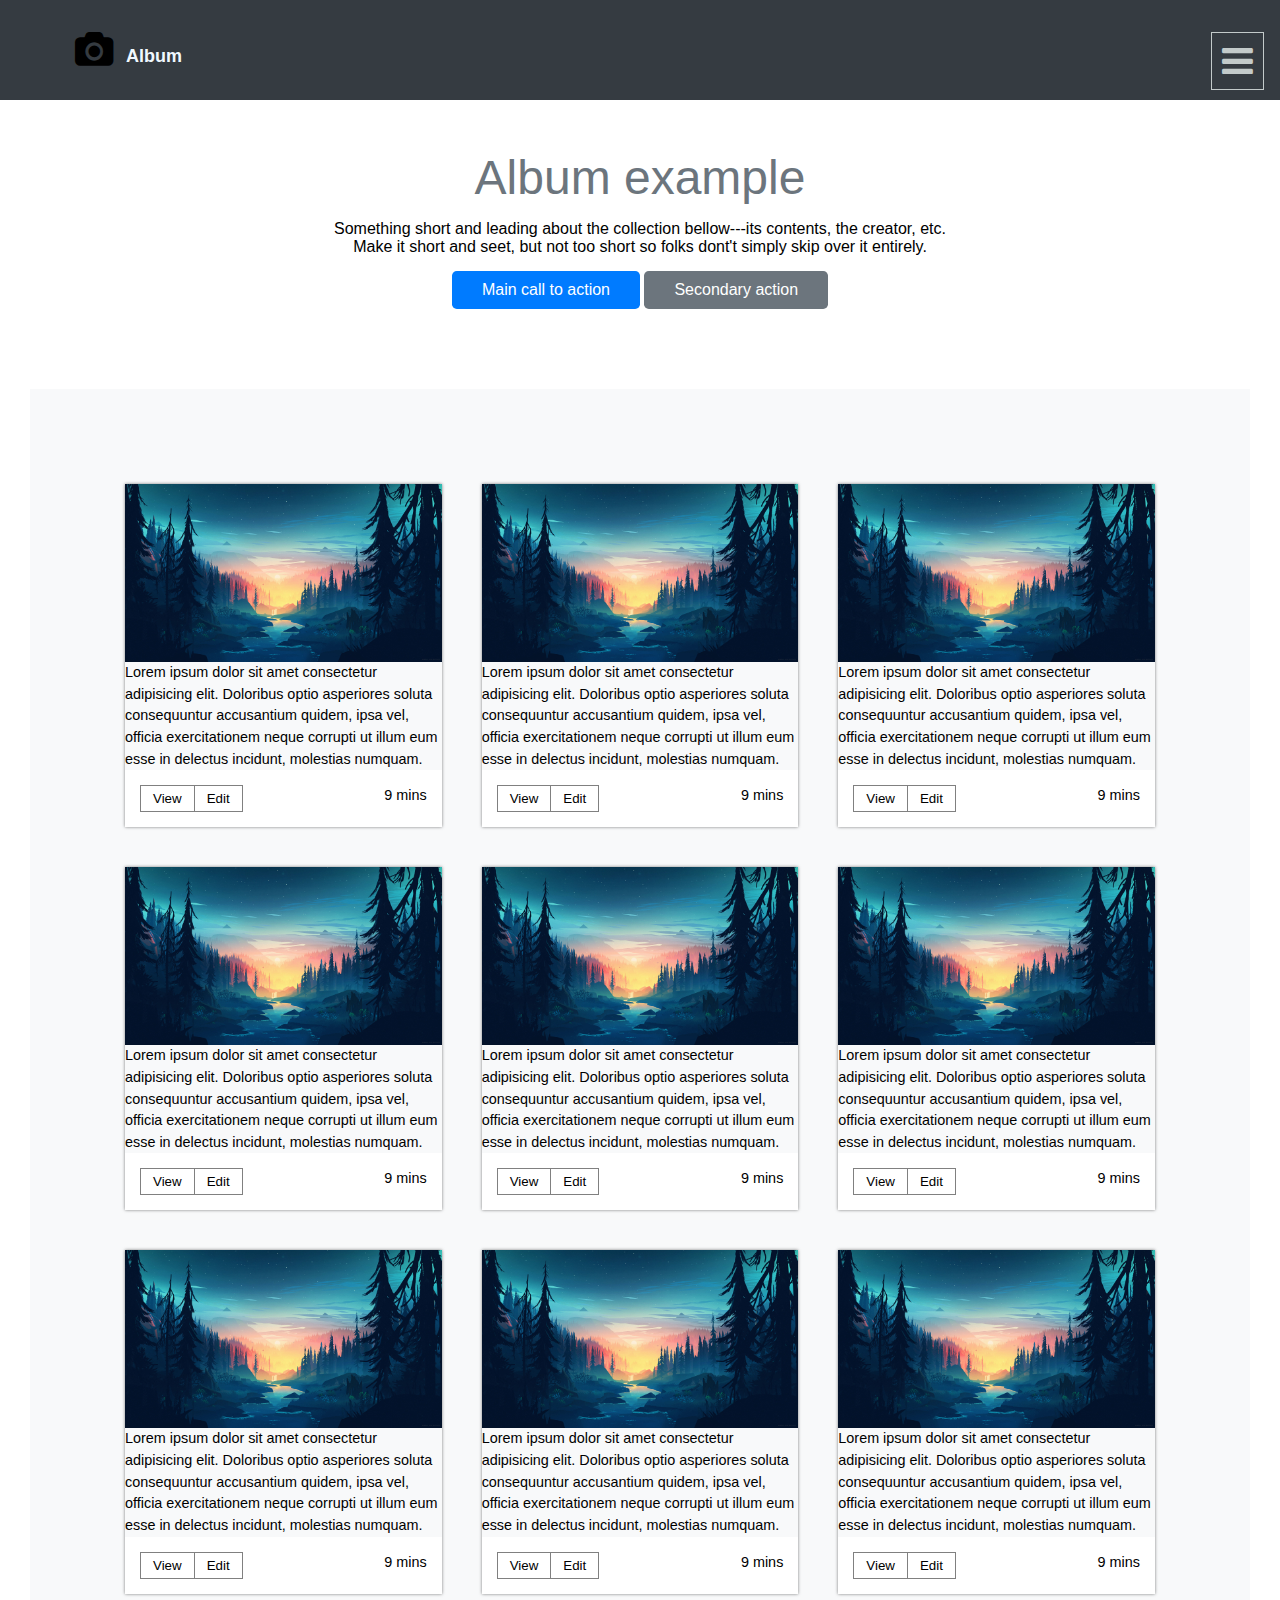
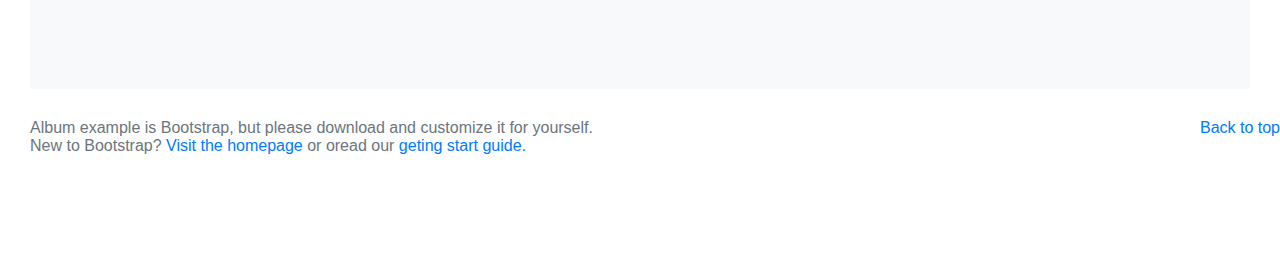
<file: index.html>
<!DOCTYPE html>
<html lang="en">
  <head>
    <meta charset="UTF-8" />
    <meta http-equiv="X-UA-Compatible" content="IE=edge" />
    <meta name="viewport" content="width=device-width, initial-scale=1.0" />
    <title>Tema Layout</title>
    <link rel="stylesheet" href="index.css" />
    <link
      rel="stylesheet"
      href="https://cdnjs.cloudflare.com/ajax/libs/font-awesome/4.7.0/css/font-awesome.min.css"
    />
  </head>

  <body>
    <!-------Header------->

    <header class="nav_bar">
      <div class="camera_album">
        <i class="fa fa-camera" id="camera"></i>
        <p class="album">Album</p>
      </div>
      <div class="hamburger_menu">
        <i class="fa fa-bars" id="hamburger-menu"></i>
      </div>
    </header>

    <!-------Article----------->
    <main class="main-article">
      <p class="title-article">Album example</p>
      <p class="text-article">
        Something short and leading about the collection bellow---its contents,
        the creator, etc. Make it short and seet, but not too short so folks
        dont't simply skip over it entirely.
      </p>
      <a href="contact.html">
        <button class="btn">Main call to action</button>
      </a>
      <button class="btn_secondary">Secondary action</button>
    </main>

    <!------Cards---------->
    <div class="card__main">
      <div class="cards">
        <div class="card">
          <img src="images/picture.jpg" alt="mountain" class="card__image" />

          <div class="card__content">
            <p>
              Lorem ipsum dolor sit amet consectetur adipisicing elit. Doloribus
              optio asperiores soluta consequuntur accusantium quidem, ipsa vel,
              officia exercitationem neque corrupti ut illum eum esse in
              delectus incidunt, molestias numquam.
            </p>
          </div>

          <div class="card__info">
            <div class="btn-group">
              <button>View</button>
              <button>Edit</button>
            </div>

            <div>9 mins</div>
          </div>
        </div>
        <div class="card">
          <img src="images/picture.jpg" alt="mountain" class="card__image" />

          <div class="card__content">
            <p>
              Lorem ipsum dolor sit amet consectetur adipisicing elit. Doloribus
              optio asperiores soluta consequuntur accusantium quidem, ipsa vel,
              officia exercitationem neque corrupti ut illum eum esse in
              delectus incidunt, molestias numquam.
            </p>
          </div>

          <div class="card__info">
            <div class="btn-group">
              <button>View</button>
              <button>Edit</button>
            </div>

            <div>9 mins</div>
          </div>
        </div>
        <div class="card">
          <img src="images/picture.jpg" alt="mountain" class="card__image" />

          <div class="card__content">
            <p>
              Lorem ipsum dolor sit amet consectetur adipisicing elit. Doloribus
              optio asperiores soluta consequuntur accusantium quidem, ipsa vel,
              officia exercitationem neque corrupti ut illum eum esse in
              delectus incidunt, molestias numquam.
            </p>
          </div>

          <div class="card__info">
            <div class="btn-group">
              <button>View</button>
              <button>Edit</button>
            </div>

            <div>9 mins</div>
          </div>
        </div>
        <div class="card">
          <img src="images/picture.jpg" alt="mountain" class="card__image" />

          <div class="card__content">
            <p>
              Lorem ipsum dolor sit amet consectetur adipisicing elit. Doloribus
              optio asperiores soluta consequuntur accusantium quidem, ipsa vel,
              officia exercitationem neque corrupti ut illum eum esse in
              delectus incidunt, molestias numquam.
            </p>
          </div>

          <div class="card__info">
            <div class="btn-group">
              <button>View</button>
              <button>Edit</button>
            </div>

            <div>9 mins</div>
          </div>
        </div>
        <div class="card">
          <img src="images/picture.jpg" alt="mountain" class="card__image" />

          <div class="card__content">
            <p>
              Lorem ipsum dolor sit amet consectetur adipisicing elit. Doloribus
              optio asperiores soluta consequuntur accusantium quidem, ipsa vel,
              officia exercitationem neque corrupti ut illum eum esse in
              delectus incidunt, molestias numquam.
            </p>
          </div>

          <div class="card__info">
            <div class="btn-group">
              <button>View</button>
              <button>Edit</button>
            </div>

            <div>9 mins</div>
          </div>
        </div>
        <div class="card">
          <img src="images/picture.jpg" alt="mountain" class="card__image" />

          <div class="card__content">
            <p>
              Lorem ipsum dolor sit amet consectetur adipisicing elit. Doloribus
              optio asperiores soluta consequuntur accusantium quidem, ipsa vel,
              officia exercitationem neque corrupti ut illum eum esse in
              delectus incidunt, molestias numquam.
            </p>
          </div>

          <div class="card__info">
            <div class="btn-group">
              <button>View</button>
              <button>Edit</button>
            </div>

            <div>9 mins</div>
          </div>
        </div>
        <div class="card">
          <img src="images/picture.jpg" alt="mountain" class="card__image" />

          <div class="card__content">
            <p>
              Lorem ipsum dolor sit amet consectetur adipisicing elit. Doloribus
              optio asperiores soluta consequuntur accusantium quidem, ipsa vel,
              officia exercitationem neque corrupti ut illum eum esse in
              delectus incidunt, molestias numquam.
            </p>
          </div>

          <div class="card__info">
            <div class="btn-group">
              <button>View</button>
              <button>Edit</button>
            </div>

            <div>9 mins</div>
          </div>
        </div>
        <div class="card">
          <img src="images/picture.jpg" alt="mountain" class="card__image" />

          <div class="card__content">
            <p>
              Lorem ipsum dolor sit amet consectetur adipisicing elit. Doloribus
              optio asperiores soluta consequuntur accusantium quidem, ipsa vel,
              officia exercitationem neque corrupti ut illum eum esse in
              delectus incidunt, molestias numquam.
            </p>
          </div>

          <div class="card__info">
            <div class="btn-group">
              <button>View</button>
              <button>Edit</button>
            </div>

            <div>9 mins</div>
          </div>
        </div>
        <div class="card">
          <img src="images/picture.jpg" alt="mountain" class="card__image" />

          <div class="card__content">
            <p>
              Lorem ipsum dolor sit amet consectetur adipisicing elit. Doloribus
              optio asperiores soluta consequuntur accusantium quidem, ipsa vel,
              officia exercitationem neque corrupti ut illum eum esse in
              delectus incidunt, molestias numquam.
            </p>
          </div>

          <div class="card__info">
            <div class="btn-group">
              <button>View</button>
              <button>Edit</button>
            </div>

            <div>9 mins</div>
          </div>
        </div>
      </div>
    </div>
    <footer class="footer">
      <div>
        <p>
          Album example is Bootstrap, but please download and customize it for
          yourself.
        </p>
        <p>
          New to Bootstrap? <a href="#">Visit the homepage</a> or oread our
          <a href="#">geting start guide.</a>
        </p>
      </div>
      <div>
        <p>
          <a href="#">Back to top</a>
        </p>
      </div>
    </footer>
  </body>
</html>
</file>
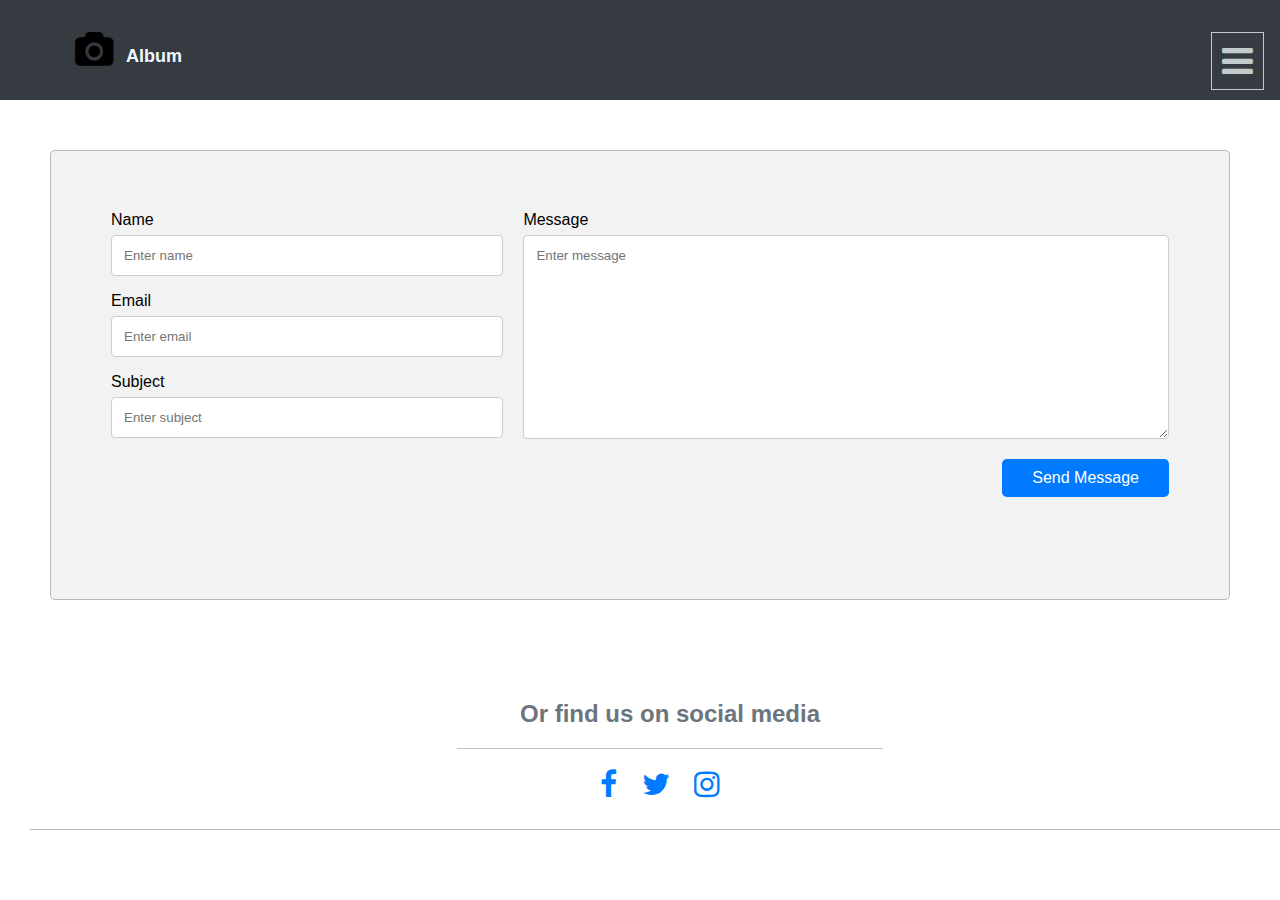
<file: contact.html>
<!DOCTYPE html>
<html lang="en">

<head>
  <meta charset="UTF-8" />
  <meta http-equiv="X-UA-Compatible" content="IE=edge" />
  <meta name="viewport" content="width=device-width, initial-scale=1.0" />
  <title>Document</title>
  <link rel="stylesheet" href="index.css" />
  <link rel="stylesheet" href="https://cdnjs.cloudflare.com/ajax/libs/font-awesome/4.7.0/css/font-awesome.min.css" />
  <link rel="stylesheet" href="contact.css">


</head>

<body>
  <!-------Header------->

  <header class="nav_bar">
    <div class="camera_album">
      <i class="fa fa-camera" id="camera"></i>
      <p class="album">Album</p>
    </div>
    <div class="hamburger_menu">
      <i class="fa fa-bars" id="hamburger-menu"></i>
    </div>
  </header>

  <div class="container">
    <form action="/action_page.php">
      <div class="main-container">
        <label for="name">Name</label>
        <input type="text" id="name" name="name" class="contact-container" placeholder="Enter name">

        <label for="email">Email</label>
        <input type="text" id="email" name="email" class="contact-container" placeholder="Enter email">

        <label for="subject">Subject</label>
        <input type="text" name="subject" id="subject" class="contact-container" placeholder="Enter subject">
      </div>
      <div class="message">
        <label for="message">Message</label>
        <textarea name="message" id="message" class="contact-container" placeholder="Enter message"></textarea>
      </div>
    </form>
    <button class="btn_message">Send Message</button>
  </div>
  </div>

  <footer class="footer">
    <h2 class="footer-title">Or find us on social media</h2>

    <a href="#" class="fa fa-facebook" id=""></a>
    <a href="#" class="fa fa-twitter"></a>
    <a href="#" class="fa fa-instagram"></a>

  </footer>

</body>

</html>
</file>
<file: index.css>
* {
  box-sizing: border-box;
  margin: 0;
  padding: 0;
  border: 0;
  font-family: sans-serif;
}

.nav_bar {
  width: 100%;
  height: 100px;
  margin: 0;
  padding-top: 32px;
  background-color: hsl(210deg 10% 23%);
  display: flex;
  justify-content: space-between;
  padding-right: 1em;
}

#camera {
  position: absolute;
  padding-left: 75px;

  font-size: 36px;
}

#hamburger-menu {
  font-size: 36px;
  color: rgb(195, 202, 202);
  cursor: pointer;
  padding: 10px;
  border: 1px solid rgb(195 202 202);
}

.album {
  color: aliceblue;
  font-size: large;
  font-weight: bold;
  padding-top: 14px;
  left: 7em;
  position: absolute;
}

.main-article {
  text-align: center;
  position: relative;
  padding-left: 25%;
  padding-right: 25%;
  padding-top: 50px;
  padding-bottom: 50px;
}

.title-article {
  font-family: sans-serif;
  color: #6c757d;
  font-size: 3em;
}

.text-article {
  padding-top: 15px;
  padding-bottom: 15px;
}

.btn {
  border-radius: 0.3em;
  background-color: hsl(211deg 100% 50%);
  font-size: 16px;
  border: none;
  color: white;
  padding: 10px 30px;
  cursor: pointer;
}

.btn_secondary {
  border-radius: 0.3em;
  background-color: #6c757d;
  font-size: 16px;
  border: none;
  color: white;
  padding: 10px 30px;
  cursor: pointer;
}

.cards {
  margin: 0 auto;
  width: 100%;
  display: grid;
  grid-template-columns: repeat(3, 1fr);
  gap: 40px;
  font-family: sans-serif;
  padding: 80px 80px;
}

.card {
  box-shadow: 0 0 3px rgba(0, 0, 0, 0.5);
}

.card__image {
  width: 100%;
  display: block;
}

.card__main {
  line-height: 1.5;
  font-size: 0.9em;
  padding: 15px;

  background-color: #f8f9fa;
  margin: 30px 30px;
}

.card__info {
  padding: 15px;
  display: flex;
  justify-content: space-between;
  background-color: white;
}

.btn-group button {
  background-color: white;
  border: 1px solid grey;
  padding: 5px 12px;
  float: left;
  cursor: pointer;
}

.btn-group:after {
  content: "";
  clear: both;
  display: table;
}

.btn-group button:not(:last-child) {
  border-right: none;
}

.footer {
  display: flex;
  justify-content: space-between;
  padding-bottom: 100px;
  font-family: sans-serif;
  color: #6c757d;
  margin-left: 30px;
}

a {
  text-decoration: none;
  color: hsl(211deg 100% 50%);
}
</file>
<file: contact.css>
body {
  font-family: Arial, Helvetica, sans-serif;
}

* {
  box-sizing: border-box;
}

.contact-container {
  width: 100%;
  padding: 12px;
  border: 1px solid #ccc;
  border-radius: 4px;
  box-sizing: border-box;
  margin-top: 6px;
  margin-bottom: 16px;
  resize: vertical;
}

.container {
  border-radius: 5px;
  background-color: #f2f2f2;
  padding: 60px;
  border: 1px solid rgba(128, 128, 128, 0.513);
  height: 50vh;

  margin: 50px 50px;
}

.main-container {
  width: 50%;

  margin: 0;
}

#message {
  height: 204px;
  width: 100%;
  margin-right: 600px;
}

form {
  display: flex;
  gap: 20px;
  width: 100%;
}

.btn_message {
  border-radius: 0.3em;
  background-color: hsl(211deg 100% 50%);
  font-size: 16px;
  border: none;
  color: white;
  padding: 10px 30px;
  cursor: pointer;
  display: block;
  float: right;
}

.footer {
  display: inline-block;
  text-align: center;
  position: relative;
  padding-left: 33.33%;
  padding-right: 33.33%;
  padding-top: 50px;
  padding-bottom: 30px;
  font-family: sans-serif;
  border-bottom: 1px solid rgba(128, 128, 128, 0.548);
  width: 100%;
}

.footer h2 {
  padding-bottom: 20px;
  border-bottom: 1px solid rgba(128, 128, 128, 0.486);
}

.footer a {
  color: hsl(211deg 100% 50%);
  font-size: 30px;
  padding-top: 20px;
  padding-right: 20px;
}
</file>
